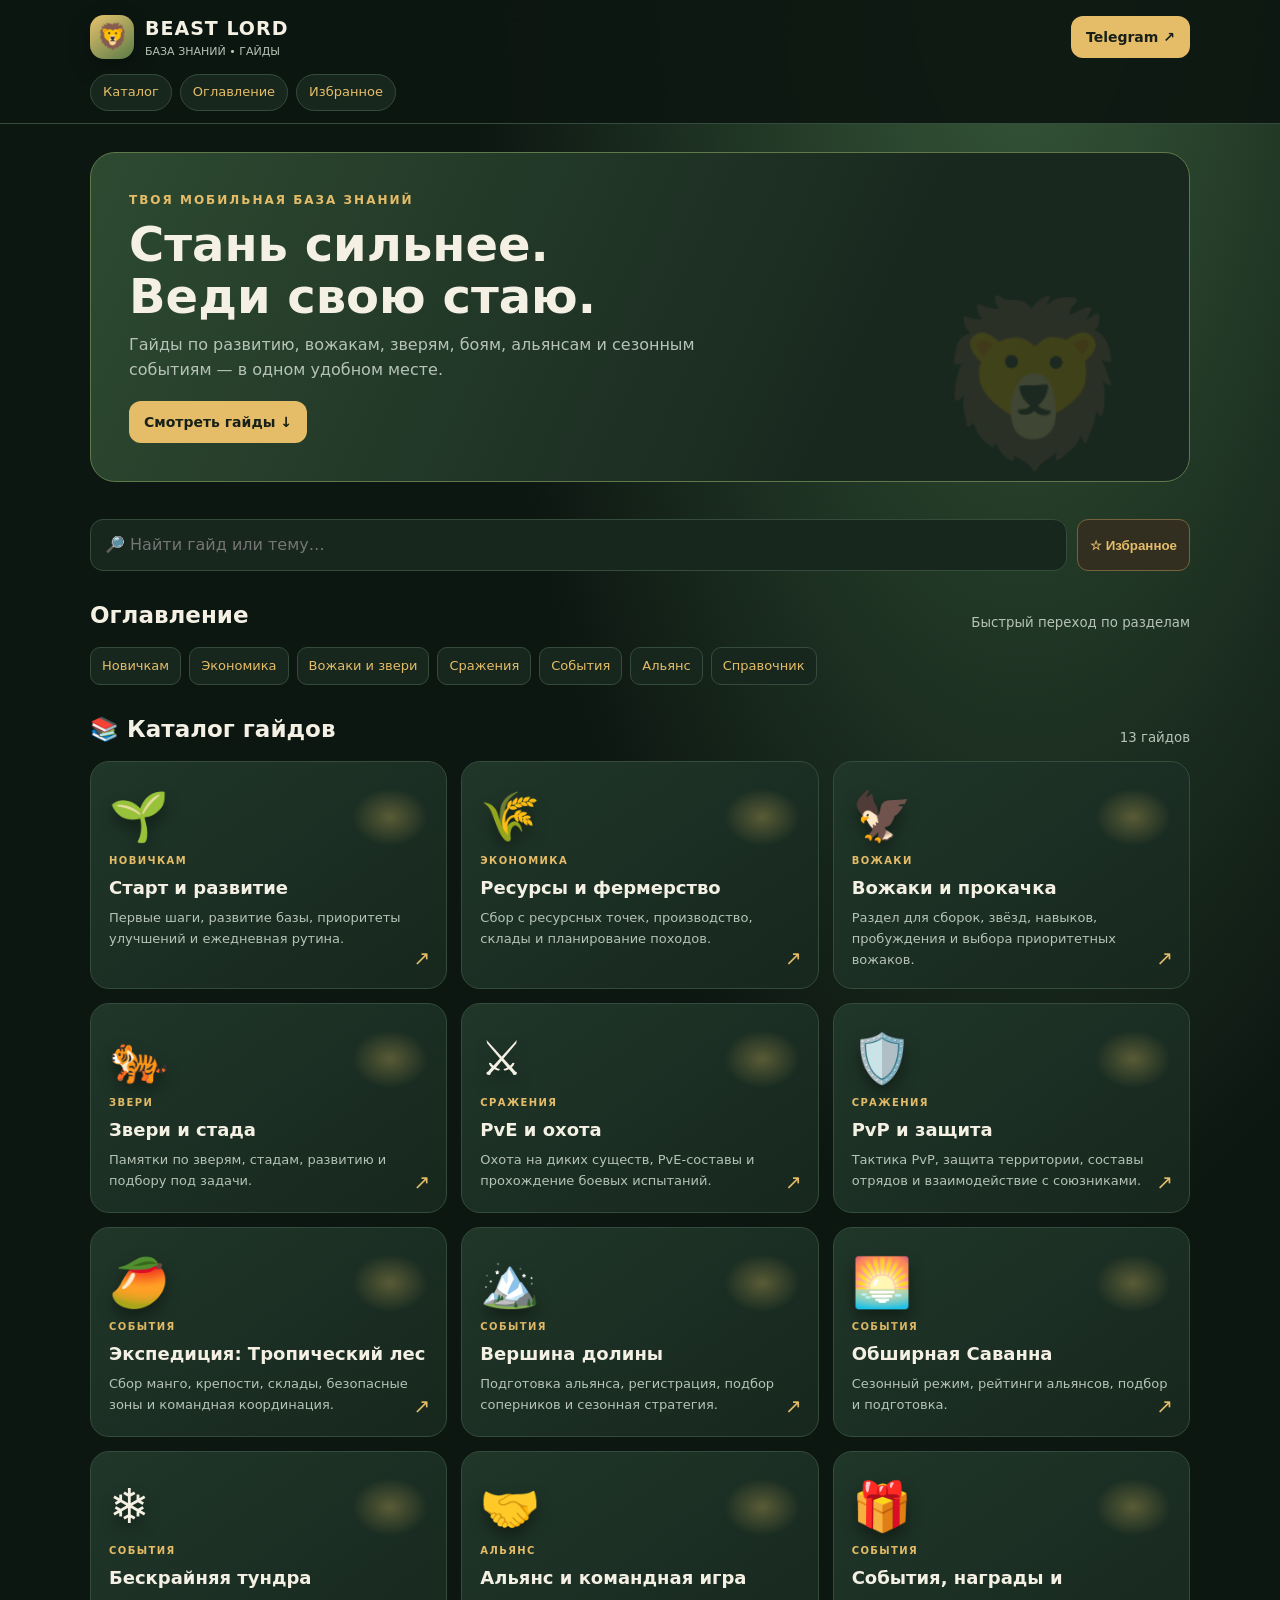
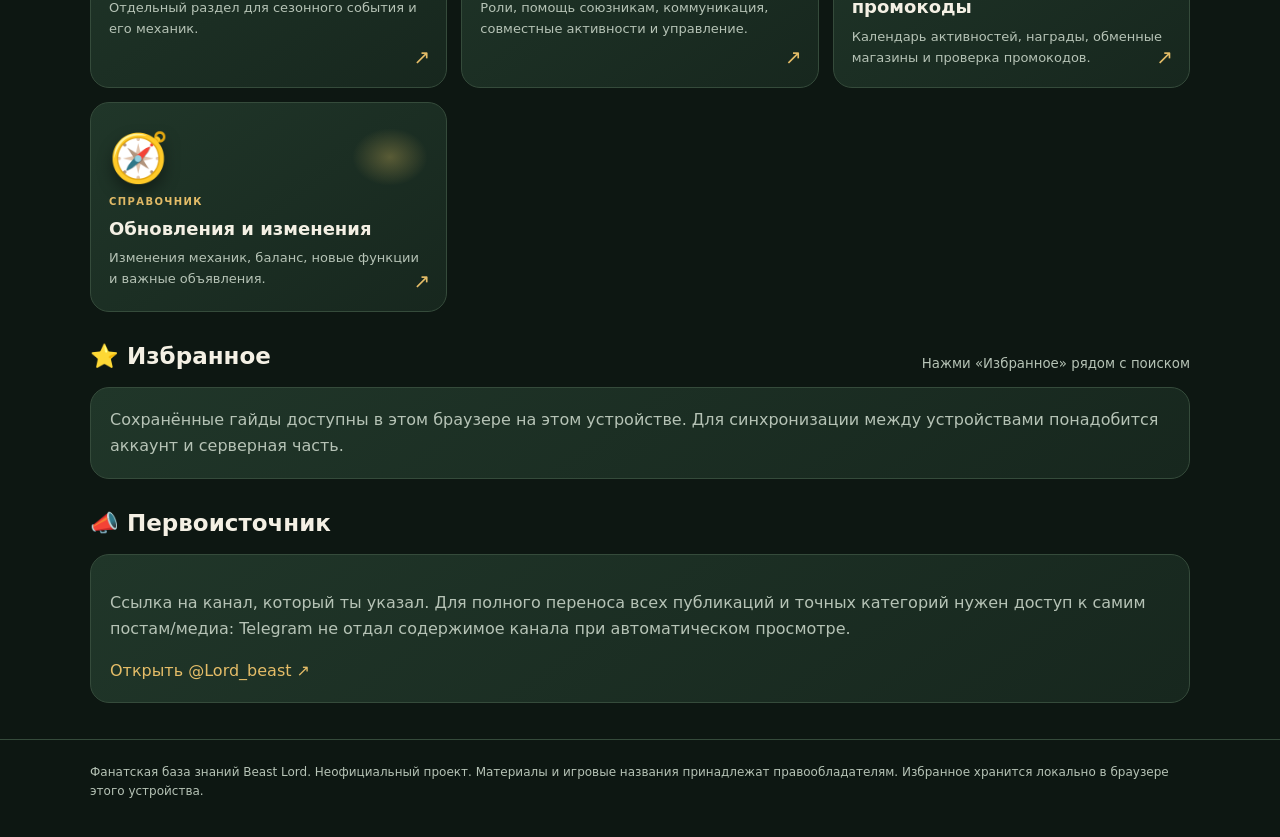
<file: index.html>
<!doctype html><html lang="ru"><head><meta charset="utf-8"><meta name="viewport" content="width=device-width,initial-scale=1"><meta name="theme-color" content="#0d1712"><title>BEAST LORD — Гайды</title><link rel="stylesheet" href="style.css"></head><body>
<header><div class="wrap"><div class="head"><a class="brand" href="index.html"><div class="brandIcon">🦁</div><div><b>BEAST LORD</b><small>БАЗА ЗНАНИЙ • ГАЙДЫ</small></div></a><a class="button" href="https://t.me/Lord_beast" target="_blank" rel="noopener">Telegram ↗</a></div><nav class="menu"><a href="index.html#catalog">Каталог</a><a href="index.html#toc">Оглавление</a><a href="index.html#favorites">Избранное</a></nav></div></header><main class="wrap"><section class="hero"><div class="heroBox"><div class="eyebrow">ТВОЯ МОБИЛЬНАЯ БАЗА ЗНАНИЙ</div><h1>Стань сильнее.<br>Веди свою стаю.</h1><p>Гайды по развитию, вожакам, зверям, боям, альянсам и сезонным событиям — в одном удобном месте.</p><a class="button" href="#catalog">Смотреть гайды ↓</a></div></section>
<div class="tools"><input id="search" type="search" placeholder="🔎 Найти гайд или тему…"><button id="favOnly" class="fav">☆ Избранное</button></div>
<section id="toc"><div class="titleRow"><h2>Оглавление</h2><small>Быстрый переход по разделам</small></div><div class="toc"><a href="#cat-new">Новичкам</a><a href="#cat-econ">Экономика</a><a href="#cat-heroes">Вожаки и звери</a><a href="#cat-battle">Сражения</a><a href="#cat-events">События</a><a href="#cat-alliance">Альянс</a><a href="#cat-ref">Справочник</a></div></section>
<section id="catalog"><div class="titleRow"><h2>📚 Каталог гайдов</h2><small id="resultCount"></small></div><div class="grid" id="guideGrid"></div><div class="empty" id="empty">По запросу ничего не найдено.</div></section>
<section id="favorites"><div class="titleRow"><h2>⭐ Избранное</h2><small>Нажми «Избранное» рядом с поиском</small></div><div class="card muted">Сохранённые гайды доступны в этом браузере на этом устройстве. Для синхронизации между устройствами понадобится аккаунт и серверная часть.</div></section>
<section><div class="titleRow"><h2>📣 Первоисточник</h2></div><div class="card"><p class="muted">Ссылка на канал, который ты указал. Для полного переноса всех публикаций и точных категорий нужен доступ к самим постам/медиа: Telegram не отдал содержимое канала при автоматическом просмотре.</p><a href="https://t.me/Lord_beast" target="_blank" rel="noopener">Открыть @Lord_beast ↗</a></div></section>
</main><footer><div class="wrap">Фанатская база знаний Beast Lord. Неофициальный проект. Материалы и игровые названия принадлежат правообладателям. Избранное хранится локально в браузере этого устройства.</div></footer><script src="app.js"></script><script>initHome().catch(e=>document.querySelector('#guideGrid').innerHTML='<div class="card">Открой сайт через хостинг (GitHub Pages/Vercel), чтобы загрузился каталог.</div>');</script></body></html>
</file>
<file: style.css>
:root{--bg:#0d1712;--panel:#17271e;--panel2:#203629;--gold:#e5bd68;--cream:#f4f0e4;--muted:#b6c3b6;--line:#354b3b}
*{box-sizing:border-box}html{scroll-behavior:smooth}body{margin:0;background:radial-gradient(ellipse at 80% -5%,#385b3b 0,transparent 38%),var(--bg);color:var(--cream);font:16px/1.6 system-ui,-apple-system,Segoe UI,Roboto,sans-serif}
a{color:var(--gold);text-decoration:none}.wrap{width:min(1100px,calc(100% - 30px));margin:auto}
header{position:sticky;top:0;z-index:10;background:#0d1712eF;border-bottom:1px solid var(--line);backdrop-filter:blur(12px)}
.head{display:flex;align-items:center;justify-content:space-between;gap:14px;padding:13px 0}.brand{display:flex;gap:11px;align-items:center;color:var(--cream)}.brandIcon{width:44px;height:44px;border-radius:14px;background:linear-gradient(145deg,#e8c36d,#597b47);display:grid;place-items:center;font-size:25px;box-shadow:0 8px 22px #0005}.brand b{display:block;font-size:19px;letter-spacing:1px}.brand small{display:block;color:var(--muted);font-size:11px}
.menu{display:flex;gap:8px;overflow:auto;padding:0 0 12px;scrollbar-width:none}.menu a{white-space:nowrap;padding:7px 12px;background:var(--panel);border:1px solid var(--line);border-radius:99px;font-size:13px}
.hero{padding:28px 0 20px}.heroBox{position:relative;overflow:hidden;padding:clamp(22px,5vw,38px);border:1px solid #60794a;border-radius:25px;background:linear-gradient(115deg,#2d4a31,#19281f 70%)}.heroBox:after{content:"🦁";position:absolute;right:5%;bottom:-30px;font-size:clamp(90px,17vw,160px);opacity:.17}.eyebrow{color:var(--gold);font-size:12px;font-weight:800;letter-spacing:2px}.hero h1{font-size:clamp(30px,7vw,48px);line-height:1.08;margin:9px 0}.hero p{max-width:620px;color:var(--muted);margin:0 0 18px}.button{display:inline-flex;background:var(--gold);color:#182018;padding:10px 15px;border-radius:12px;font-weight:800;font-size:14px}
.tools{display:flex;gap:10px;margin:17px 0}.tools input{flex:1;min-width:0;background:var(--panel);border:1px solid var(--line);border-radius:13px;padding:12px 14px;color:var(--cream);font:inherit}.tools input:focus{outline:1px solid var(--gold)}.tools a{display:grid;place-items:center;padding:0 14px;background:var(--panel);border:1px solid var(--line);border-radius:13px}
.titleRow{display:flex;align-items:end;justify-content:space-between;gap:10px;margin:26px 0 13px}.titleRow h2{font-size:23px;margin:0}.titleRow small{color:var(--muted)}
.grid{display:grid;grid-template-columns:repeat(3,minmax(0,1fr));gap:14px}.tile{display:block;position:relative;overflow:hidden;min-height:210px;padding:18px;border-radius:19px;border:1px solid var(--line);background:linear-gradient(145deg,var(--panel2),var(--panel));color:var(--cream);transition:.2s}.tile:hover{transform:translateY(-3px);border-color:#9a8954}.tile .art{height:73px;display:flex;align-items:center;justify-content:space-between}.tile .art span{font-size:48px;filter:drop-shadow(0 8px 8px #0006)}.tile .art:after{content:"";width:76px;height:58px;border-radius:50%;background:radial-gradient(ellipse,#d6b75b55,transparent 70%)}.tag{font-size:10px;text-transform:uppercase;letter-spacing:1.4px;color:var(--gold);font-weight:800}.tile h3{margin:5px 0;font-size:18px}.tile p{margin:0;color:var(--muted);font-size:13px}.tile .arrow{position:absolute;right:16px;bottom:14px;color:var(--gold);font-size:20px}
.card{background:linear-gradient(145deg,var(--panel2),var(--panel));border:1px solid var(--line);border-radius:19px;padding:19px;margin:13px 0}.guideHero{display:flex;gap:16px;align-items:center;padding:20px;border:1px solid var(--line);border-radius:22px;background:linear-gradient(110deg,#2b4630,#18271e)}.guideHero .big{font-size:60px}.guideHero h1{font-size:clamp(25px,6vw,38px);line-height:1.1;margin:5px 0}.muted{color:var(--muted)}.guideBody h2{font-size:21px;margin:24px 0 8px}.guideBody li{margin:9px 0;color:#d8e0d5}.note{border-left:3px solid var(--gold);background:#e5bd6812;padding:12px 14px;border-radius:0 12px 12px 0;color:#e7ddc4;margin-top:17px;font-size:14px}
.fav{border:1px solid #75643a;background:#332f20;color:var(--gold);padding:9px 12px;border-radius:11px;font-weight:700;cursor:pointer}.fav.active{background:var(--gold);color:#1b2118}.crumb{font-size:13px;color:var(--muted);margin:16px 0}.toc{display:flex;flex-wrap:wrap;gap:8px}.toc a{padding:8px 11px;border-radius:10px;background:var(--panel);border:1px solid var(--line);font-size:13px}
.empty{display:none;padding:20px;text-align:center;color:var(--muted)}footer{border-top:1px solid var(--line);margin-top:36px;padding:23px 0 35px;color:var(--muted);font-size:12px}
@media(max-width:760px){.grid{grid-template-columns:repeat(2,minmax(0,1fr))}.head{align-items:flex-start}.brand b{font-size:17px}}
@media(max-width:520px){.wrap{width:calc(100% - 24px)}.grid{grid-template-columns:1fr}.tile{min-height:170px}.tile .art{height:55px}.tile .art span{font-size:39px}.tools a{padding:0 11px}.guideHero .big{font-size:48px}.guideHero{gap:10px;padding:16px}}
</file>
